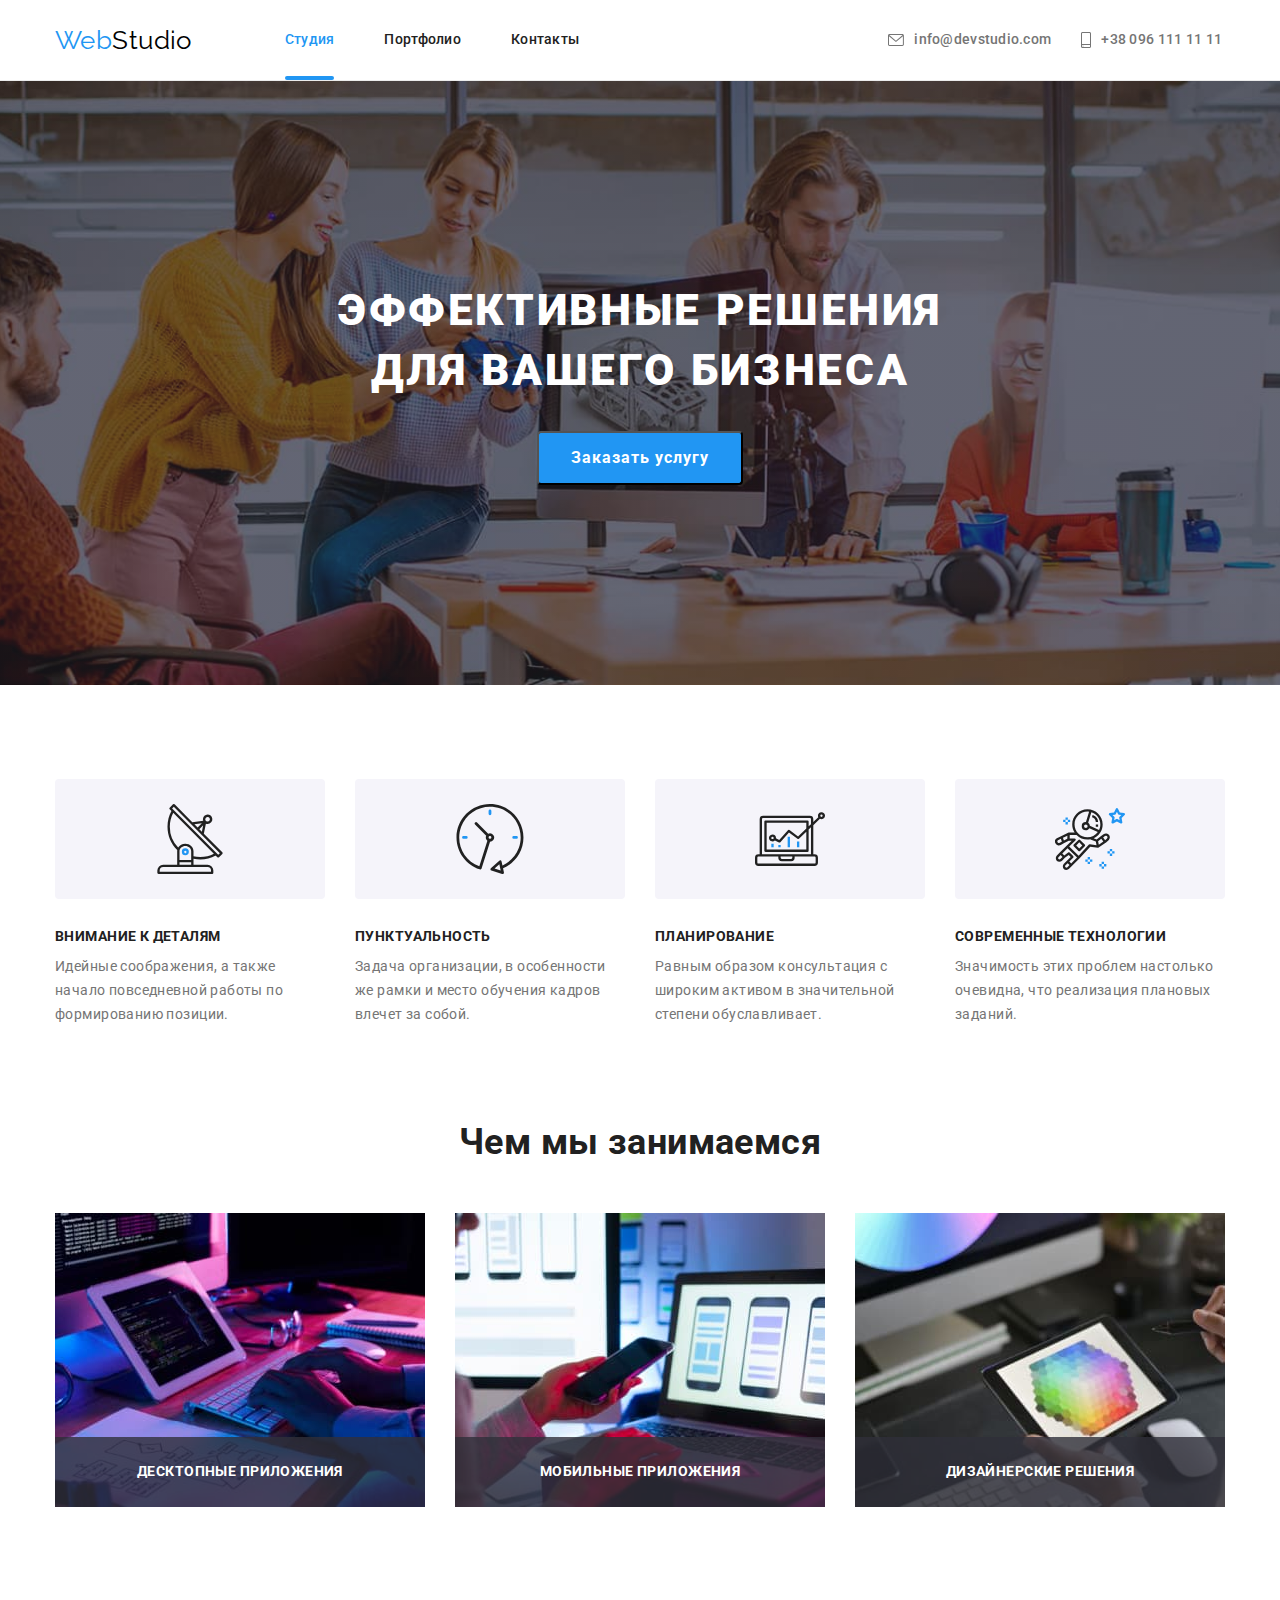
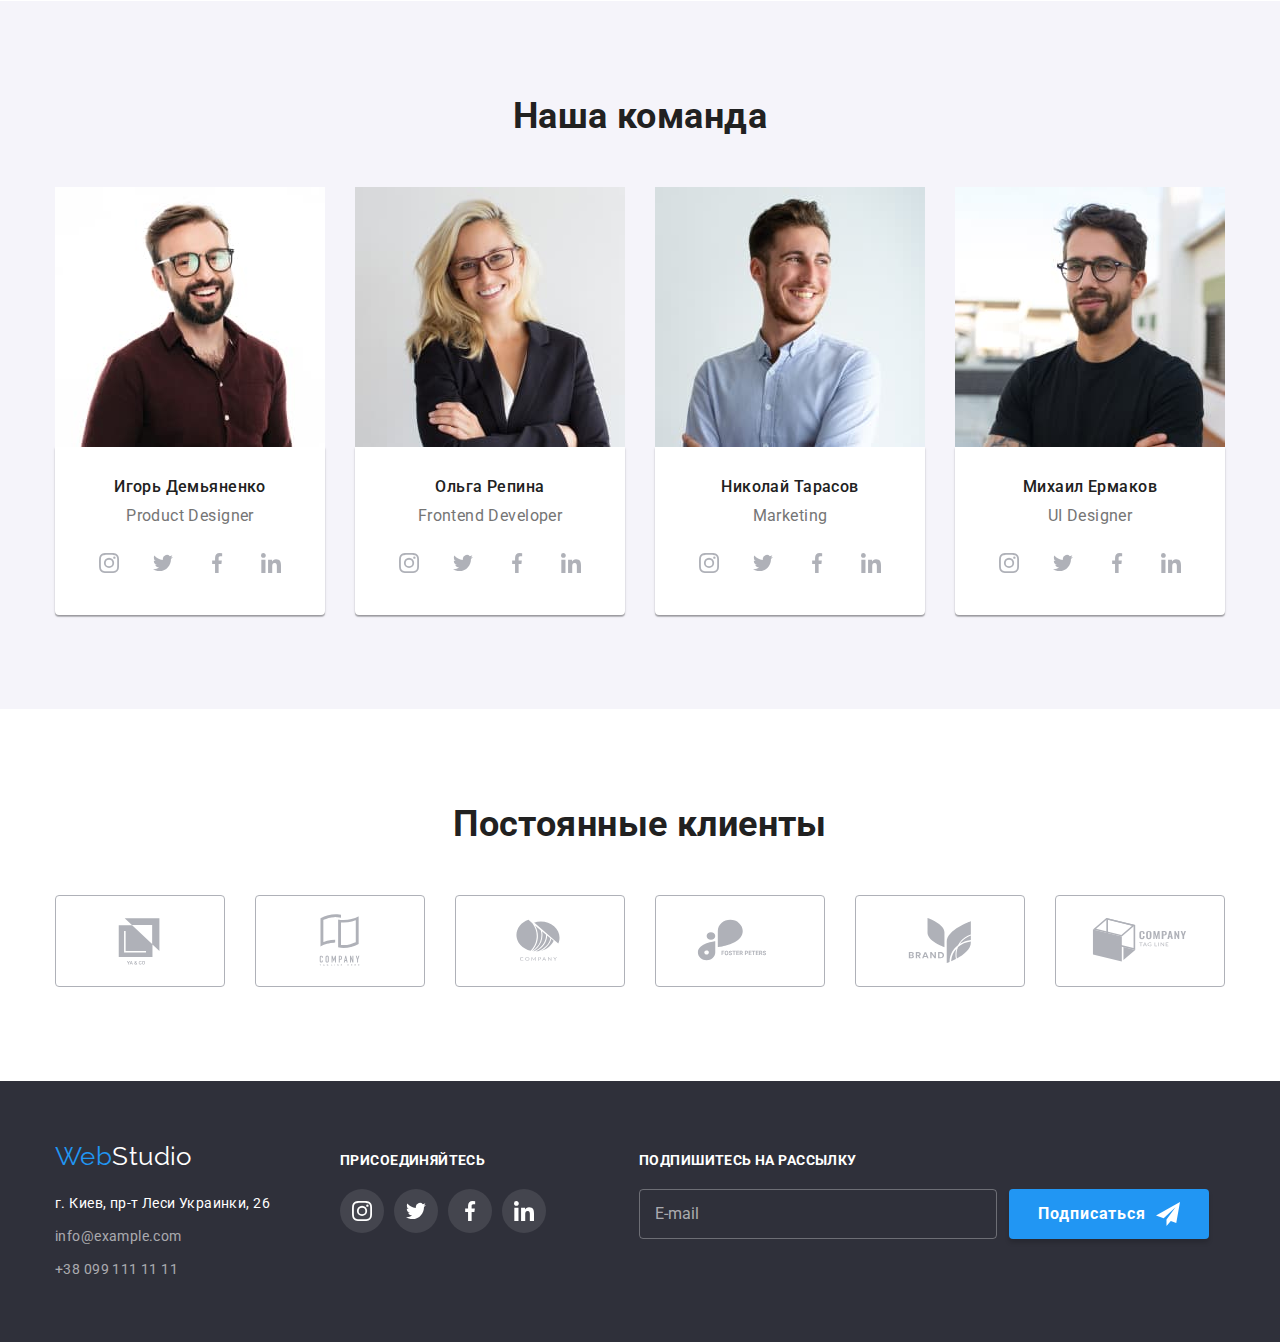
<file: index.html>
<!DOCTYPE html>
<html lang="ru">

<head>
    <meta charset="UTF-8">
    <meta http-equiv="X-UA-Compatible" content="IE=edge">
    <meta name="viewport" content="width=device-width, initial-scale=1.0">
    <title>Студія</title>
    <link rel="preconnect" href="https://fonts.googleapis.com">
    <link rel="preconnect" href="https://fonts.gstatic.com" crossorigin>
    <link
        href="https://fonts.googleapis.com/css2?family=Raleway:wght@700&family=Roboto:wght@400;500;700;900&display=swap"
        rel="stylesheet">
    <link rel="stylesheet"
        href="https://cdnjs.cloudflare.com/ajax/libs/modern-normalize/1.1.0/modern-normalize.min.css">
    <link rel="stylesheet" href="./css/main.min.css">

</head>

<body>
    <!-- Шапка сайта -->
    <header class="header">
        <div class="container header__container">
            <nav class="nav">
                <a href="./index.html" class="line">
                    <span class="logo logo--blue">Web</span><span class="logo logo--black">Studio</span>
                </a>
                <button type="button" class="nav__button is-open" aria-expanded="false" aria-controls="menu-container" data-menu-button>
                    <svg width="24" height="19" aria-label="Переключатель мобильного меню">
                        <use class="nav__menu-icon" href="./images/icons.svg#menu"></use>
                        <use class="nav__cross-icon" href="./images/icons.svg#cross"></use>
                    </svg>
                </button>
                <div class="menu-container" id="menu-container" data-menu>
                    <ul class="navigation list">
                        <li class="navigation__item">
                            <a href="./index.html" class="navigation__link navigation__link--current line">Студия</a>
                        </li>
                        <li class="navigation__item"><a href="./portfolio.html" class="navigation__link line">Портфолио</a>
                        </li>
                        <li class="navigation__item"><a href="" class="navigation__link line">Контакты</a></li>
                    </ul>
                    
                    <ul class="connect list ">
                        <li class="connect__item">
                            <a href="tel:+380961111111" class="connect__link--tel line">
                                +38 096 111 11 11
                            </a>
                        </li>
                        <li class="connect__item">
                            <a href="mailto:info@devstudio.com" class="connect__link line">
                                <svg class="connect__icon" width="16" height="12">
                                    <use href="./images/icons.svg#envelope"></use>
                                </svg>
                                info@devstudio.com
                            </a>
                        </li>
                        <li class="connect__item">
                            <a href="tel:+380961111111" class="connect__link connect__link--hidden line">
                                <svg class="connect__icon" width="10" height="16">
                                    <use href="./images/icons.svg#smartphone"></use>
                                </svg>
                                +38 096 111 11 11
                            </a>
                        </li>
                    </ul>
                    <ul class="social-list list">
                        <li class="social-list__item"><a class="social-list__link line" href="">Instagram</a></li>
                        <li class="social-list__item"><a class="social-list__link line" href="">Twitter</a></li>
                        <li class="social-list__item"><a class="social-list__link line" href="">Facebook</a></li>
                        <li class="social-list__item"><a class="social-list__link line" href="">LinkedIn</a></li>
                    </ul>
                </div>
            </nav>
        </div>
    </header>

    <!-- Уникальный контент сайта -->
    <main>
        <!-- Герой -->
        <section class="hero">
            <div class="container">
                <h1 class="hero__title">Эффективные решения для вашего бизнеса</h1>
                <button class="hero__button" type="button" data-modal-open>Заказать услугу</button>
            </div>
        </section>

        <!-- Особенности -->
        <section class="section">
            <div class="container">
                <h2 hidden class="section__title">Особенности</h2>
                <ul class="feature-list list">
                    <li class="feature-list__item">
                        <div class="feature-list__thumb">
                            <svg class="feature-list__icon">
                                <use href="./images/icons.svg#antenna"></use>
                            </svg>
                        </div>
                        <h3 class="feature-list__title">Внимание к деталям</h3>
                        <p class="feature-list__text">Идейные соображения, а также начало повседневной работы по
                            формированию позиции.</p>
                    </li>
                    <li class="feature-list__item">
                        <div class="feature-list__thumb">
                            <svg class="feature-list__icon">
                                <use href="./images/icons.svg#clock"></use>
                            </svg>
                        </div>
                        <h3 class="feature-list__title">Пунктуальность</h3>
                        <p class="feature-list__text">Задача организации, в особенности же рамки и место обучения кадров
                            влечет за собой.</p>
                    </li>
                    <li class="feature-list__item">
                        <div class="feature-list__thumb">
                            <svg class="feature-list__icon">
                                <use href="./images/icons.svg#diagram"></use>
                            </svg>
                        </div>
                        <h3 class="feature-list__title">Планирование</h3>
                        <p class="feature-list__text">Равным образом консультация с широким активом в значительной
                            степени обуславливает.</p>
                    </li>
                    <li class="feature-list__item">
                        <div class="feature-list__thumb">
                            <svg class="feature-list__icon">
                                <use href="./images/icons.svg#astronaut"></use>
                            </svg>
                        </div>
                        <h3 class="feature-list__title">Современные технологии</h3>
                        <p class="feature-list__text">Значимость этих проблем настолько очевидна, что реализация
                            плановых заданий.</p>
                    </li>
                </ul>
            </div>
        </section>

        <!-- Чем мы занимаемся -->
        <section class="section">
            <div class="container">
                <h2 class="section__title">Чем мы занимаемся</h2>
                <ul class="our-job list">
                    <li class="our-job__item">
                        <picture>
                            <source
                                srcset="
                                    ./images/desktop/img0.1-desktop.jpg 1x,
                                    ./images/desktop/img0.1-desktop@2x.jpg 2x
                                "
                                media="(min-width: 1200px)"
                            />
                            <img src="./images/desktop/img0.1-desktop.jpg" alt="Десктопные приложения" width="370">
                        </picture>
                        <h3 class="our-job__title">Десктопные приложения</h3>
                    </li>
                    <li class="our-job__item">
                        <picture>
                            <source
                                srcset="
                                    ./images/desktop/img0.2-desktop.jpg 1x,
                                    ./images/desktop/img0.2-desktop@2x.jpg 2x
                                "
                                media="(min-width: 1200px)"
                            />
                            <img src="./images/desktop/img0.2-desktop.jpg" alt="Мобильные приложения" width="370">
                        </picture>
                        <h3 class="our-job__title">Мобильные приложения</h3>
                    </li>
                    <li class="our-job__item">
                        <picture>
                            <source
                                srcset="
                                    ./images/desktop/img0.3-desktop.jpg 1x,
                                    ./images/desktop/img0.3-desktop@2x.jpg 2x
                                "
                                media="(min-width: 1200px)"
                            />
                            <img src="./images/desktop/img0.3-desktop.jpg" alt="Дизайнерские решения" width="370">
                        </picture>
                        <h3 class="our-job__title">Дизайнерские решения</h3>
                    </li>
                </ul>
            </div>
        </section>

        <!-- Наша команда -->
        <section class="section team">
            <div class="container">
                <h2 class="section__title">Наша команда</h2>
                <ul class="team-list list">
                    <li class="team-list__item">
                        <picture>
                            <source
                                srcset="
                                    ./images/desktop/img1-desktop.jpg 1x,
                                    ./images/desktop/img1-desktop@2x.jpg 2x
                                "
                                media="(min-width: 1200px)"
                            />
                            <source
                                srcset="
                                    ./images/tablet/img1-tablet.jpg 1x,
                                    ./images/tablet/img1-tablet@2x.jpg 2x
                                "
                                media="(min-width: 768px)"
                            />
                            <source
                                srcset="
                                    ./images/mobile/img1-mobile.jpg 1x,
                                    ./images/mobile/img1-mobile@2x.jpg 2x
                                "
                                media="(min-width: 320px)"
                            />
                            <img src="./images/mobile/img1-mobile.jpg" alt="Фото члена команды" width="270">
                        </picture>
                        <div class="info">
                            <h3 class="info__title">Игорь Демьяненко</h3>
                            <p class="info__text">Product Designer</p>
                            <ul class="social-links list">
                                <li class="social-links__item">
                                    <a href="" class="social-links__link">
                                        <svg class="social-links__icon">
                                            <use href="./images/icons.svg#instagram"></use>
                                        </svg>
                                    </a>
                                </li>
                                <li class="social-links__item">
                                    <a href="" class="social-links__link">
                                        <svg class="social-links__icon">
                                            <use href="./images/icons.svg#twitter"></use>
                                        </svg>
                                    </a>
                                </li>
                                <li class="social-links__item">
                                    <a href="" class="social-links__link">
                                        <svg class="social-links__icon">
                                            <use href="./images/icons.svg#facebook"></use>
                                        </svg>
                                    </a>
                                </li>
                                <li class="social-links__item">
                                    <a href="" class="social-links__link">
                                        <svg class="social-links__icon">
                                            <use href="./images/icons.svg#linkedin"></use>
                                        </svg>
                                    </a>
                                </li>
                            </ul>
                        </div>
                    </li>
                    <li class="team-list__item">
                        <picture>
                            <source
                                srcset="
                                    ./images/desktop/img2-desktop.jpg 1x,
                                    ./images/desktop/img2-desktop@2x.jpg 2x
                                "
                                media="(min-width: 1200px)"
                            />
                            <source
                                srcset="
                                    ./images/tablet/img2-tablet.jpg 1x,
                                    ./images/tablet/img2-tablet@2x.jpg 2x
                                "
                                media="(min-width: 768px)"
                            />
                            <source
                                srcset="
                                    ./images/mobile/img2-mobile.jpg 1x,
                                    ./images/mobile/img2-mobile@2x.jpg 2x
                                "
                                media="(min-width: 320px)"
                            />
                            <img src="./images/mobile/img2-mobile.jpg" alt="Фото члена команды" width="270">
                        </picture>
                        <div class="info">
                            <h3 class="info__title">Ольга Репина</h3>
                            <p class="info__text">Frontend Developer</p>
                            <ul class="social-links list">
                                <li class="social-links__item">
                                    <a href="" class="social-links__link">
                                        <svg class="social-links__icon">
                                            <use href="./images/icons.svg#instagram"></use>
                                        </svg>
                                    </a>
                                </li>
                                <li class="social-links__item">
                                    <a href="" class="social-links__link">
                                        <svg class="social-links__icon">
                                            <use href="./images/icons.svg#twitter"></use>
                                        </svg>
                                    </a>
                                </li>
                                <li class="social-links__item">
                                    <a href="" class="social-links__link">
                                        <svg class="social-links__icon">
                                            <use href="./images/icons.svg#facebook"></use>
                                        </svg>
                                    </a>
                                </li>
                                <li class="social-links__item">
                                    <a href="" class="social-links__link">
                                        <svg class="social-links__icon">
                                            <use href="./images/icons.svg#linkedin"></use>
                                        </svg>
                                    </a>
                                </li>
                            </ul>
                        </div>
                    </li>
                    <li class="team-list__item">
                        <picture>
                            <source
                                srcset="
                                    ./images/desktop/img3-desktop.jpg 1x,
                                    ./images/desktop/img3-desktop@2x.jpg 2x
                                "
                                media="(min-width: 1200px)"
                            />
                            <source
                                srcset="
                                    ./images/tablet/img3-tablet.jpg 1x,
                                    ./images/tablet/img3-tablet@2x.jpg 2x
                                "
                                media="(min-width: 768px)"
                            />
                            <source
                                srcset="
                                    ./images/mobile/img3-mobile.jpg 1x,
                                    ./images/mobile/img3-mobile@2x.jpg 2x
                                "
                                media="(min-width: 320px)"
                            />
                            <img src="./images/mobile/img3-mobile.jpg" alt="Фото члена команды" width="270">
                        </picture>
                        <div class="info">
                            <h3 class="info__title">Николай Тарасов</h3>
                            <p class="info__text">Marketing</p>
                            <ul class="social-links list">
                                <li class="social-links__item">
                                    <a href="" class="social-links__link">
                                        <svg class="social-links__icon">
                                            <use href="./images/icons.svg#instagram"></use>
                                        </svg>
                                    </a>
                                </li>
                                <li class="social-links__item">
                                    <a href="" class="social-links__link">
                                        <svg class="social-links__icon">
                                            <use href="./images/icons.svg#twitter"></use>
                                        </svg>
                                    </a>
                                </li>
                                <li class="social-links__item">
                                    <a href="" class="social-links__link">
                                        <svg class="social-links__icon">
                                            <use href="./images/icons.svg#facebook"></use>
                                        </svg>
                                    </a>
                                </li>
                                <li class="social-links__item">
                                    <a href="" class="social-links__link">
                                        <svg class="social-links__icon">
                                            <use href="./images/icons.svg#linkedin"></use>
                                        </svg>
                                    </a>
                                </li>
                            </ul>
                        </div>
                    </li>
                    <li class="team-list__item">
                        <picture>
                            <source
                                srcset="
                                    ./images/desktop/img4-desktop.jpg 1x,
                                    ./images/desktop/img4-desktop@2x.jpg 2x
                                "
                                media="(min-width: 1200px)"
                            />
                            <source
                                srcset="
                                    ./images/tablet/img4-tablet.jpg 1x,
                                    ./images/tablet/img4-tablet@2x.jpg 2x
                                "
                                media="(min-width: 768px)"
                            />
                            <source
                                srcset="
                                    ./images/mobile/img4-mobile.jpg 1x,
                                    ./images/mobile/img4-mobile@2x.jpg 2x
                                "
                                media="(min-width: 320px)"
                            />
                            <img src="./images/mobile/img4-mobile.jpg" alt="Фото члена команды" width="270">
                        </picture>
                        <div class="info">
                            <h3 class="info__title">Михаил Ермаков</h3>
                            <p class="info__text">UI Designer</p>
                            <ul class="social-links list">
                                <li class="social-links__item">
                                    <a href="" class="social-links__link">
                                        <svg class="social-links__icon">
                                            <use href="./images/icons.svg#instagram"></use>
                                        </svg>
                                    </a>
                                </li>
                                <li class="social-links__item">
                                    <a href="" class="social-links__link">
                                        <svg class="social-links__icon">
                                            <use href="./images/icons.svg#twitter"></use>
                                        </svg>
                                    </a>
                                </li>
                                <li class="social-links__item">
                                    <a href="" class="social-links__link">
                                        <svg class="social-links__icon">
                                            <use href="./images/icons.svg#facebook"></use>
                                        </svg>
                                    </a>
                                </li>
                                <li class="social-links__item">
                                    <a href="" class="social-links__link">
                                        <svg class="social-links__icon">
                                            <use href="./images/icons.svg#linkedin"></use>
                                        </svg>
                                    </a>
                                </li>
                            </ul>
                        </div>
                    </li>
                </ul>
            </div>
        </section>

        <!-- Постоянные клиенты -->
        <section class="section">
            <div class="container">
                <h2 class="section__title">Постоянные клиенты</h2>
                <ul class="clients-list list">
                    <li class="clients-list__item">
                        <a href="" class="clients-list__link">
                            <svg class="clients-list__icon">
                                <use href="./images/icons.svg#logo1"></use>
                            </svg>
                        </a>
                    </li>
                    <li class="clients-list__item">
                        <a href="" class="clients-list__link">
                            <svg class="clients-list__icon">
                                <use href="./images/icons.svg#logo2"></use>
                            </svg>
                        </a>
                    </li>
                    <li class="clients-list__item">
                        <a href="" class="clients-list__link">
                            <svg class="clients-list__icon">
                                <use href="./images/icons.svg#logo3"></use>
                            </svg>
                        </a>
                    </li>
                    <li class="clients-list__item">
                        <a href="" class="clients-list__link">
                            <svg class="clients-list__icon">
                                <use href="./images/icons.svg#logo4"></use>
                            </svg>
                        </a>
                    </li>
                    <li class="clients-list__item">
                        <a href="" class="clients-list__link">
                            <svg class="clients-list__icon">
                                <use href="./images/icons.svg#logo5"></use>
                            </svg>
                        </a>
                    </li>
                    <li class="clients-list__item">
                        <a href="" class="clients-list__link">
                            <svg class="clients-list__icon">
                                <use href="./images/icons.svg#logo6"></use>
                            </svg>
                        </a>
                    </li>
                </ul>
            </div>
        </section>
    </main>

    <!-- Подвал сайта -->
    <footer class="footer">
        <div class="container container--flex">
            <div class="footer__thumb">
                <div>
                <a href="./index.html" class="logo-link line">
                    <span class="logo logo--blue">Web</span><span class="logo logo--white">Studio</span>
                </a>
                <address>
                    <ul class="contacts-list list">
                        <li class="contacts-list__address"><a class="contacts-list__link contacts-list__link--color line" href="">г. Киев, пр-т Леси Украинки, 26</a></li>
                        <li class="contacts-list__contact"><a class="contacts-list__link line" href="mailto:info@example.com">info@example.com</a></li>
                        <li class="contacts-list__contact"><a class="contacts-list__link line" href="tel:+380991111111">+38 099 111 11 11</a></li>
                    </ul>
                </address>
                </div>
                <div class="social">
                <h3 class="social__title">присоединяйтесь</h3>
                <ul class="soc-list list">
                    <li class="soc-list__item">
                        <a href="" class="soc-list__link">
                            <svg class="soc-list__icon">
                                <use href="./images/icons.svg#instagram"></use>
                            </svg>
                        </a>
                    </li>
                    <li class="soc-list__item">
                        <a href="" class="soc-list__link">
                            <svg class="soc-list__icon">
                                <use href="./images/icons.svg#twitter"></use>
                            </svg>
                        </a>
                    </li>
                    <li class="soc-list__item">
                        <a href="" class="soc-list__link">
                            <svg class="soc-list__icon">
                                <use href="./images/icons.svg#facebook"></use>
                            </svg>
                        </a>
                    </li>
                    <li class="soc-list__item">
                        <a href="" class="soc-list__link">
                            <svg class="soc-list__icon">
                                <use href="./images/icons.svg#linkedin"></use>
                            </svg>
                        </a>
                    </li>
                </ul>
                </div>
            </div>
            
            <form class="form">
                <label for="email" class="form__label">Подпишитесь на рассылку</label>
                <div class="form__field">
                    <input type="email" id="email" placeholder="E-mail" class="form__input">
                    <button type="submit" class="form__button">
                        Подписаться
                        <svg class="form__icon">
                            <use href="./images/icons.svg#icon-send"></use>
                        </svg>
                    </button>
                </div>
            </form>
        </div>
    </footer>

    <!-- Модальное окно -->
    <div class="backdrop is-hidden" data-modal>
        <div class="modal">
            <button class="modal__button" type="button" data-modal-close>
                <svg class="modal__icon">
                    <use href="./images/icons.svg#cross"></use>
                </svg>
            </button>
            <p class="modal__text">Оставьте свои данные, мы вам перезвоним</p>
            <form class="modal-form">
                <div class="modal-form__field">
                    <label for="name" class="modal-form__label">Имя</label>
                    <input type="text" id="name" name="name" class="modal-form__input">
                    <svg class="modal-form__icon">
                        <use href="./images/icons.svg#person"></use>
                    </svg>
                </div>
                <div class="modal-form__field">
                    <label for="tel" class="modal-form__label">Телефон</label>
                    <input type="tel" name="tel" id="tel" class="modal-form__input">
                    <svg class="modal-form__icon">
                        <use href="./images/icons.svg#phone"></use>
                    </svg>
                </div>
                <div class="modal-form__field">
                    <label for="mail" class="modal-form__label">Почта</label>
                    <input type="email" name="mail" id="mail" class="modal-form__input">
                    <svg class="modal-form__icon">
                        <use href="./images/icons.svg#email"></use>
                    </svg>
                </div>
                <div class="modal-form__field">
                    <label for="comment" class="modal-form__label">Комментарий</label>
                    <textarea name="comment" id="comment" placeholder="Введите текст" class="modal-form__textarea"></textarea>
                </div>
                <div class="form-policy">
                    <input type="checkbox" name="policy" id="policy" class="form-policy__input">
                    <label for="policy" class="form-policy__label">Соглашаюсь с рассылкой и принимаю <a href="" class="form-policy__link">Условия договора</a></label>
                    <span class="form-policy__checkbox">
                        <svg class="icon-check">
                            <use href="./images/icons.svg#check"></use>
                        </svg>
                    </span>
                </div>
                <button type="submit" class="modal-form__button">Отправить</button>
            </form>
        </div>
    </div>

    <script src="./js/mobile-menu.js"></script>
    <script src="./js/modal.js"></script>
</body>

</html>
</file>
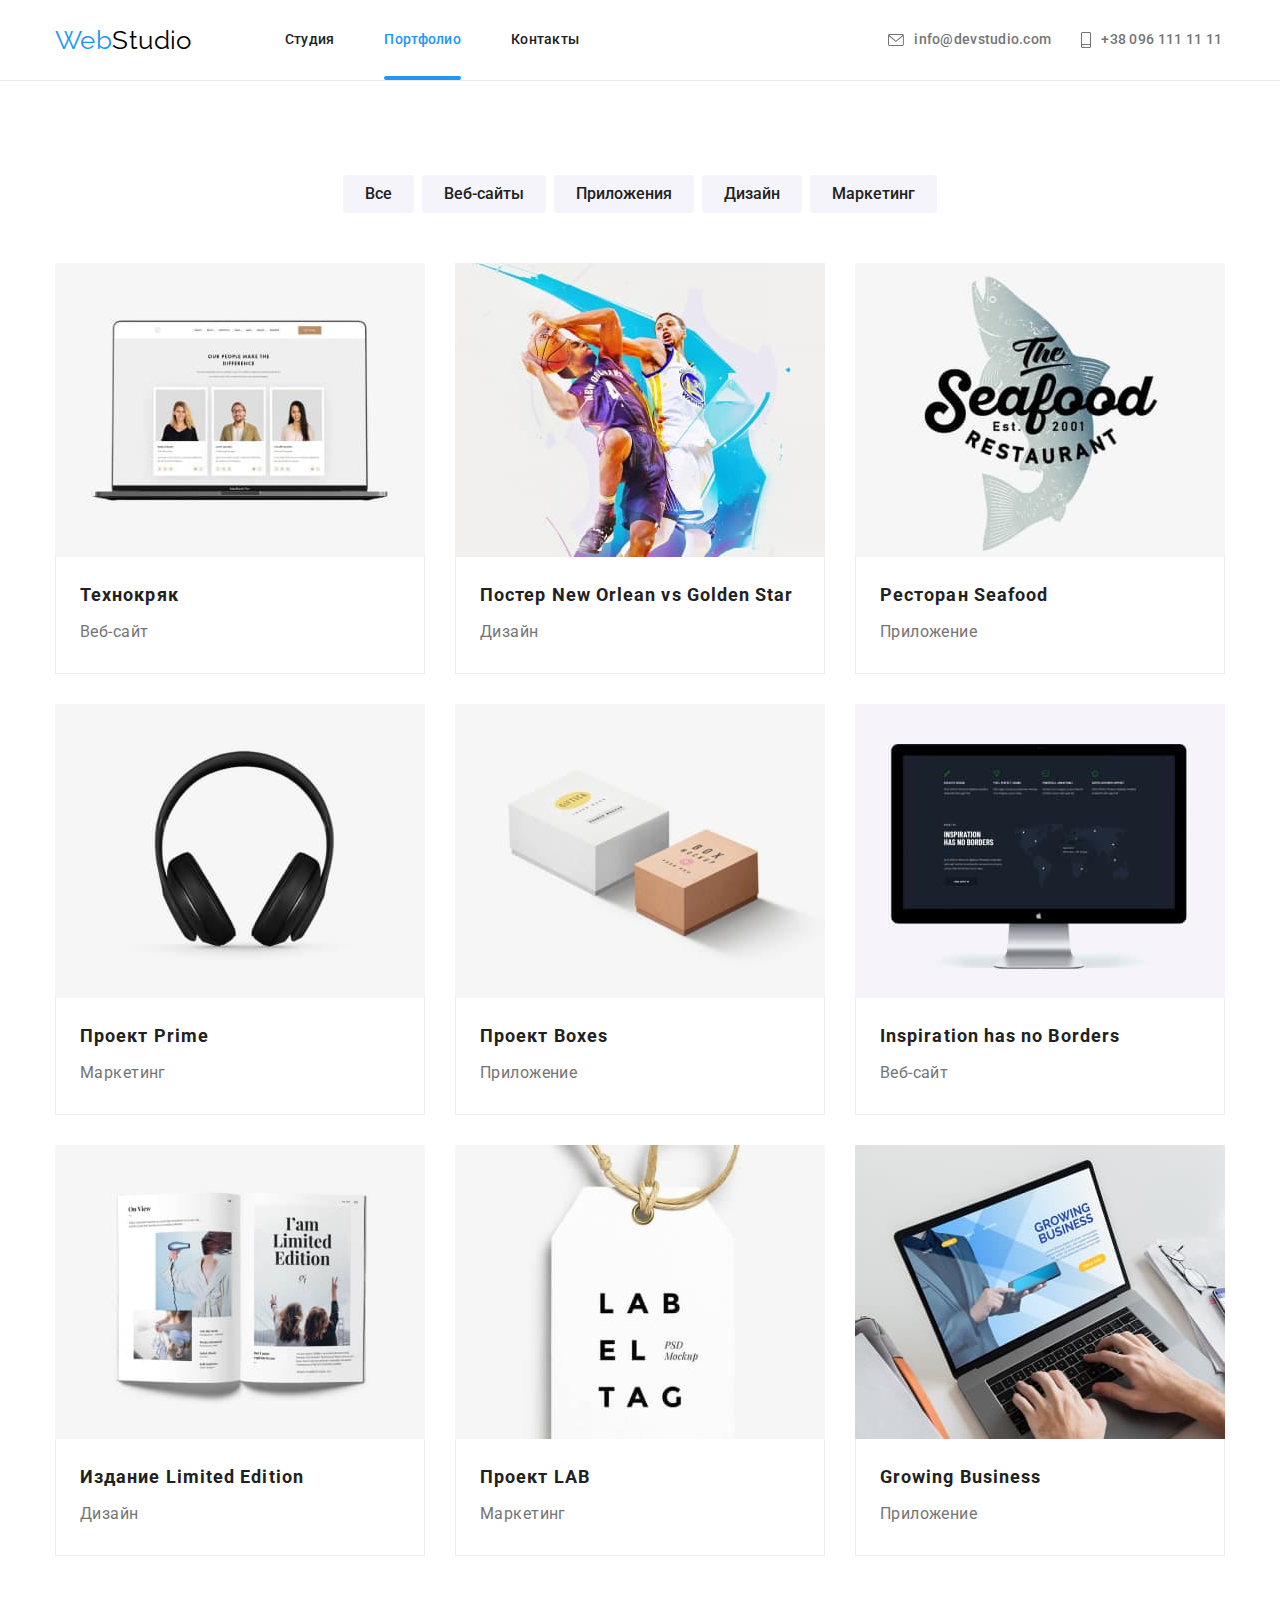
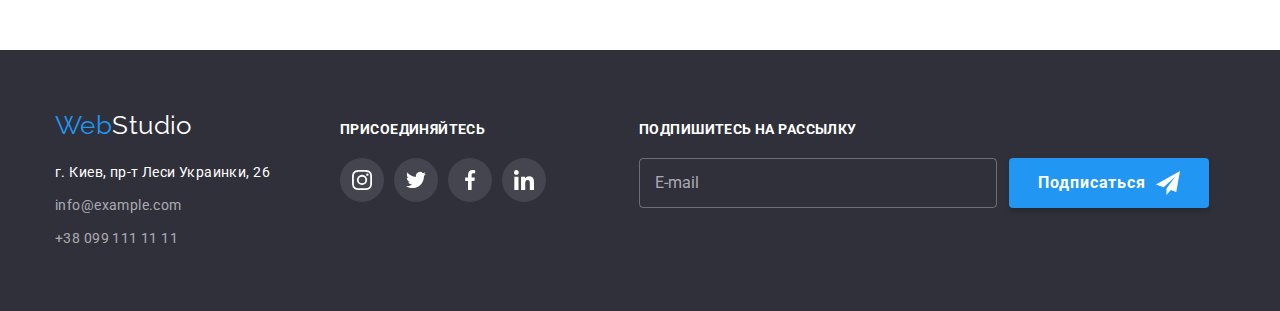
<file: portfolio.html>
<!DOCTYPE html>
<html lang="ru">

<head>
    <meta charset="UTF-8">
    <meta http-equiv="X-UA-Compatible" content="IE=edge">
    <meta name="viewport" content="width=device-width, initial-scale=1.0">
    <title>Портфоліо</title>
    <link rel="preconnect" href="https://fonts.googleapis.com">
    <link rel="preconnect" href="https://fonts.gstatic.com" crossorigin>
    <link
        href="https://fonts.googleapis.com/css2?family=Raleway:wght@700&family=Roboto:wght@400;500;700;900&display=swap"
        rel="stylesheet">
    <link rel="stylesheet"
        href="https://cdnjs.cloudflare.com/ajax/libs/modern-normalize/1.1.0/modern-normalize.min.css">
    <link rel="stylesheet" href="./css/main.min.css">

</head>

<body>
    <!-- Шапка сайта -->
    <header class="header">
        <div class="container header__container">
            <nav class="nav">
                <a href="./index.html" class="line">
                    <span class="logo logo--blue">Web</span><span class="logo logo--black">Studio</span>
                </a>
                <button type="button" class="nav__button is-open" aria-expanded="false" aria-controls="menu-container"
                    data-menu-button>
                    <svg width="24" height="19" aria-label="Переключатель мобильного меню">
                        <use class="nav__menu-icon" href="./images/icons.svg#menu"></use>
                        <use class="nav__cross-icon" href="./images/icons.svg#cross"></use>
                    </svg>
                </button>
                <div class="menu-container" id="menu-container" data-menu>
                    <ul class="navigation list">
                        <li class="navigation__item">
                            <a href="./index.html" class="navigation__link line">Студия</a>
                        </li>
                        <li class="navigation__item"><a href="./portfolio.html" class="navigation__link navigation__link--current line">Портфолио</a>
                        </li>
                        <li class="navigation__item"><a href="" class="navigation__link line">Контакты</a></li>
                    </ul>
    
                    <ul class="connect list ">
                        <li class="connect__item">
                            <a href="tel:+380961111111" class="connect__link--tel line">
                                +38 096 111 11 11
                            </a>
                        </li>
                        <li class="connect__item">
                            <a href="mailto:info@devstudio.com" class="connect__link line">
                                <svg class="connect__icon" width="16" height="12">
                                    <use href="./images/icons.svg#envelope"></use>
                                </svg>
                                info@devstudio.com
                            </a>
                        </li>
                        <li class="connect__item">
                            <a href="tel:+380961111111" class="connect__link connect__link--hidden line">
                                <svg class="connect__icon" width="10" height="16">
                                    <use href="./images/icons.svg#smartphone"></use>
                                </svg>
                                +38 096 111 11 11
                            </a>
                        </li>
                    </ul>
                    <ul class="social-list list">
                        <li class="social-list__item"><a class="social-list__link line" href="">Instagram</a></li>
                        <li class="social-list__item"><a class="social-list__link line" href="">Twitter</a></li>
                        <li class="social-list__item"><a class="social-list__link line" href="">Facebook</a></li>
                        <li class="social-list__item"><a class="social-list__link line" href="">LinkedIn</a></li>
                    </ul>
                </div>
            </nav>
        </div>
    </header>



    <!-- Уникальный контент сайта -->
    <main>
        <section class="portfolio-section">
            <div class="container">
                <h1 hidden>Наши работы</h1>
                <ul class="buttons-list list">
                    <li class="buttons-list__item"><button class="buttons-list__button" type="button">Все</button></li>
                    <li class="buttons-list__item"><button class="buttons-list__button" type="button">Веб-сайты</button></li>
                    <li class="buttons-list__item"><button class="buttons-list__button" type="button">Приложения</button></li>
                    <li class="buttons-list__item"><button class="buttons-list__button" type="button">Дизайн</button></li>
                    <li class="buttons-list__item"><button class="buttons-list__button" type="button">Маркетинг</button></li>
                </ul>
                <ul class="our-works list">
                    <li class="our-works__item">
                        <a class="our-works__link line" href="">
                            <div class="our-works__card">
                                <div class="our-works__thumb">
                                    <picture>
                                        <source
                                            srcset="
                                                ./images/desktop/imag1-desktop.jpg 1x,
                                                ./images/desktop/imag1-desktop@2x.jpg 2x
                                            "
                                            media="(min-width: 1200px)"
                                        />
                                        <source
                                            srcset="
                                                ./images/tablet/imag1-tablet.jpg 1x,
                                                ./images/tablet/imag1-tablet@2x.jpg 2x
                                            "
                                            media="(min-width: 768px)"
                                        />
                                        <source
                                            srcset="
                                                ./images/mobile/imag1-mobile.jpg 1x,
                                                ./images/mobile/imag1-mobile@2x.jpg 2x
                                            "
                                            media="(min-width: 320px)"
                                        />
                                        <img src="./images/mobile/imag1-mobile.jpg" alt="" width="270">
                                    </picture>
                                    <p class="our-works__text">Ресурс предлагает комплексные предложения с разным уровнем
                                        функционала и сервисов. Все это позволит
                                        посетителю получить исчерпывающие сведения о компании или частном лице.</p>
                                </div>
                                <div class="our-works__description">
                                    <h2 class="our-works__titles">Технокряк</h2>
                                    <p class="our-works__paragraph">Веб-сайт</p>
                                </div>
                            </div>
                        </a>
                    </li>
                    <li class="our-works__item">
                        <a class="our-works__link line" href="">
                            <div class="our-works__card">
                                <div class="our-works__thumb">
                                    <picture>
                                        <source
                                            srcset="
                                                ./images/desktop/imag2-desktop.jpg 1x,
                                                ./images/desktop/imag2-desktop@2x.jpg 2x
                                            "
                                            media="(min-width: 1200px)"
                                        />
                                        <source
                                            srcset="
                                                ./images/tablet/imag2-tablet.jpg 1x,
                                                ./images/tablet/imag2-tablet@2x.jpg 2x
                                            "
                                            media="(min-width: 768px)"
                                        />
                                        <source
                                            srcset="
                                                ./images/mobile/imag2-mobile.jpg 1x,
                                                ./images/mobile/imag2-mobile@2x.jpg 2x
                                            "
                                            media="(min-width: 320px)"
                                        />
                                        <img src="./images/mobile/imag2-mobile.jpg" alt="" width="270">
                                    </picture>
                                    <p class="our-works__text">Ресурс предлагает комплексные предложения с разным уровнем
                                        функционала и сервисов. Все это позволит
                                        посетителю получить исчерпывающие сведения о компании или частном лице.</p>
                                </div>
                                <div class="our-works__description">
                                    <h2 class="our-works__titles">Постер New Orlean vs Golden Star</h2>
                                    <p class="our-works__paragraph">Дизайн</p>
                                </div>
                            </div>
                        </a>
                    </li>
                    <li class="our-works__item">
                        <a class="our-works__link line" href="">
                            <div class="our-works__card">
                                <div class="our-works__thumb">
                                    <picture>
                                        <source
                                            srcset="
                                                ./images/desktop/imag3-desktop.jpg 1x,
                                                ./images/desktop/imag3-desktop@2x.jpg 2x
                                            "
                                            media="(min-width: 1200px)"
                                        />
                                        <source
                                            srcset="
                                                ./images/tablet/imag3-tablet.jpg 1x,
                                                ./images/tablet/imag3-tablet@2x.jpg 2x
                                            "
                                            media="(min-width: 768px)"
                                        />
                                        <source
                                            srcset="
                                                ./images/mobile/imag3-mobile.jpg 1x,
                                                ./images/mobile/imag3-mobile@2x.jpg 2x
                                            "
                                            media="(min-width: 320px)"
                                        />
                                        <img src="./images/mobile/imag3-mobile.jpg" alt="" width="270">
                                    </picture>
                                    <p class="our-works__text">Ресурс предлагает комплексные предложения с разным уровнем
                                        функционала и сервисов. Все это позволит
                                        посетителю получить исчерпывающие сведения о компании или частном лице.</p>
                                </div>
                                <div class="our-works__description">
                                    <h2 class="our-works__titles">Ресторан Seafood</h2>
                                    <p class="our-works__paragraph">Приложение</p>
                                </div>
                            </div>
                        </a>
                    </li>
                    <li class="our-works__item">
                        <a class="our-works__link line" href="">
                            <div class="our-works__card">
                                <div class="our-works__thumb">
                                    <picture>
                                        <source
                                            srcset="
                                                ./images/desktop/imag4-desktop.jpg 1x,
                                                ./images/desktop/imag4-desktop@2x.jpg 2x
                                            "
                                            media="(min-width: 1200px)"
                                        />
                                        <source
                                            srcset="
                                                ./images/tablet/imag4-tablet.jpg 1x,
                                                ./images/tablet/imag4-tablet@2x.jpg 2x
                                            "
                                            media="(min-width: 768px)"
                                        />
                                        <source
                                            srcset="
                                                ./images/mobile/imag4-mobile.jpg 1x,
                                                ./images/mobile/imag4-mobile@2x.jpg 2x
                                            "
                                            media="(min-width: 320px)"
                                        />
                                        <img src="./images/mobile/imag4-mobile.jpg" alt="" width="270">
                                    </picture>
                                    <p class="our-works__text">Ресурс предлагает комплексные предложения с разным уровнем
                                        функционала и сервисов. Все это позволит
                                        посетителю получить исчерпывающие сведения о компании или частном лице.</p>
                                </div>
                                <div class="our-works__description">
                                    <h2 class="our-works__titles">Проект Prime</h2>
                                    <p class="our-works__paragraph">Маркетинг</p>
                                </div>
                            </div>
                        </a>
                    </li>
                    <li class="our-works__item">
                        <a class="our-works__link line" href="">
                            <div class="our-works__card">
                                <div class="our-works__thumb">
                                    <picture>
                                        <source
                                            srcset="
                                                ./images/desktop/imag5-desktop.jpg 1x,
                                                ./images/desktop/imag5-desktop@2x.jpg 2x
                                            "
                                            media="(min-width: 1200px)"
                                        />
                                        <source
                                            srcset="
                                                ./images/tablet/imag5-tablet.jpg 1x,
                                                ./images/tablet/imag5-tablet@2x.jpg 2x
                                            "
                                            media="(min-width: 768px)"
                                        />
                                        <source
                                            srcset="
                                                ./images/mobile/imag5-mobile.jpg 1x,
                                                ./images/mobile/imag5-mobile@2x.jpg 2x
                                            "
                                            media="(min-width: 320px)"
                                        />
                                        <img src="./images/mobile/imag5-mobile.jpg" alt="" width="270">
                                    </picture>
                                    <p class="our-works__text">Ресурс предлагает комплексные предложения с разным уровнем
                                        функционала и сервисов. Все это позволит
                                        посетителю получить исчерпывающие сведения о компании или частном лице.</p>
                                </div>
                                <div class="our-works__description">
                                    <h2 class="our-works__titles">Проект Boxes</h2>
                                    <p class="our-works__paragraph">Приложение</p>
                                </div>
                            </div>
                        </a>
                    </li>
                    <li class="our-works__item">
                        <a class="our-works__link line" href="">
                            <div class="our-works__card">
                                <div class="our-works__thumb">
                                    <picture>
                                        <source
                                            srcset="
                                                ./images/desktop/imag6-desktop.jpg 1x,
                                                ./images/desktop/imag6-desktop@2x.jpg 2x
                                            "
                                            media="(min-width: 1200px)"
                                        />
                                        <source
                                            srcset="
                                                ./images/tablet/imag6-tablet.jpg 1x,
                                                ./images/tablet/imag6-tablet@2x.jpg 2x
                                            "
                                            media="(min-width: 768px)"
                                        />
                                        <source
                                            srcset="
                                                ./images/mobile/imag6-mobile.jpg 1x,
                                                ./images/mobile/imag6-mobile@2x.jpg 2x
                                            "
                                            media="(min-width: 320px)"
                                        />
                                        <img src="./images/mobile/imag6-mobile.jpg" alt="" width="270">
                                    </picture>
                                    <p class="our-works__text">Ресурс предлагает комплексные предложения с разным уровнем
                                        функционала и сервисов. Все это позволит
                                        посетителю получить исчерпывающие сведения о компании или частном лице.</p>
                                </div>
                                <div class="our-works__description">
                                    <h2 class="our-works__titles">Inspiration has no Borders</h2>
                                    <p class="our-works__paragraph">Веб-сайт</p>
                                </div>
                            </div>
                        </a>
                    </li>
                    <li class="our-works__item">
                        <a class="our-works__link line" href="">
                            <div class="our-works__card">
                                <div class="our-works__thumb">
                                    <picture>
                                        <source
                                            srcset="
                                                ./images/desktop/imag7-desktop.jpg 1x,
                                                ./images/desktop/imag7-desktop@2x.jpg 2x
                                            "
                                            media="(min-width: 1200px)"
                                        />
                                        <source
                                            srcset="
                                                ./images/tablet/imag7-tablet.jpg 1x,
                                                ./images/tablet/imag7-tablet@2x.jpg 2x
                                            "
                                            media="(min-width: 768px)"
                                        />
                                        <source
                                            srcset="
                                                ./images/mobile/imag7-mobile.jpg 1x,
                                                ./images/mobile/imag7-mobile@2x.jpg 2x
                                            "
                                            media="(min-width: 320px)"
                                        />
                                        <img src="./images/mobile/imag7-mobile.jpg" alt="" width="270">
                                    </picture>
                                    <p class="our-works__text">Ресурс предлагает комплексные предложения с разным уровнем
                                        функционала и сервисов. Все это позволит
                                        посетителю получить исчерпывающие сведения о компании или частном лице.</p>
                                </div>
                                <div class="our-works__description">
                                    <h2 class="our-works__titles">Издание Limited Edition</h2>
                                    <p class="our-works__paragraph">Дизайн</p>
                                </div>
                            </div>
                        </a>
                    </li>
                    <li class="our-works__item">
                        <a class="our-works__link line" href="">
                            <div class="our-works__card">
                                <div class="our-works__thumb">
                                    <picture>
                                        <source
                                            srcset="
                                                ./images/desktop/imag8-desktop.jpg 1x,
                                                ./images/desktop/imag8-desktop@2x.jpg 2x
                                            "
                                            media="(min-width: 1200px)"
                                        />
                                        <source
                                            srcset="
                                                ./images/tablet/imag8-tablet.jpg 1x,
                                                ./images/tablet/imag8-tablet@2x.jpg 2x
                                            "
                                            media="(min-width: 768px)"
                                        />
                                        <source
                                            srcset="
                                                ./images/mobile/imag8-mobile.jpg 1x,
                                                ./images/mobile/imag8-mobile@2x.jpg 2x
                                            "
                                            media="(min-width: 320px)"
                                        />
                                        <img src="./images/mobile/imag8-mobile.jpg" alt="Фото члена команды" width="270">
                                    </picture>
                                    <p class="our-works__text">Ресурс предлагает комплексные предложения с разным уровнем
                                        функционала и сервисов. Все это позволит
                                        посетителю получить исчерпывающие сведения о компании или частном лице.</p>
                                </div>
                                <div class="our-works__description">
                                    <h2 class="our-works__titles">Проект LAB</h2>
                                    <p class="our-works__paragraph">Маркетинг</p>
                                </div>
                            </div>
                        </a>
                    </li>
                    <li class="our-works__item">
                        <a class="our-works__link line" href="">
                            <div class="our-works__card">
                                <div class="our-works__thumb">
                                    <picture>
                                        <source
                                            srcset="
                                                ./images/desktop/imag9-desktop.jpg 1x,
                                                ./images/desktop/imag9-desktop@2x.jpg 2x
                                            "
                                            media="(min-width: 1200px)"
                                        />
                                        <source
                                            srcset="
                                                ./images/tablet/imag9-tablet.jpg 1x,
                                                ./images/tablet/imag9-tablet@2x.jpg 2x
                                            "
                                            media="(min-width: 768px)"
                                        />
                                        <source
                                            srcset="
                                                ./images/mobile/imag9-mobile.jpg 1x,
                                                ./images/mobile/imag9-mobile@2x.jpg 2x
                                            "
                                            media="(min-width: 320px)"
                                        />
                                        <img src="./images/mobile/imag9-mobile.jpg" alt="" width="270">
                                    </picture>
                                    <p class="our-works__text">Ресурс предлагает комплексные предложения с разным уровнем
                                        функционала и сервисов. Все это позволит
                                        посетителю получить исчерпывающие сведения о компании или частном лице.</p>
                                </div>
                                <div class="our-works__description">
                                    <h2 class="our-works__titles">Growing Business</h2>
                                    <p class="our-works__paragraph">Приложение</p>
                                </div>
                            </div>
                        </a>
                    </li>
                </ul>
            </div>
        </section>
    </main>

    <!-- Подвал сайта -->
    <footer class="footer">
        <div class="container container--flex">
            <div class="footer__thumb">
                <div>
                    <a href="./index.html" class="logo-link line">
                        <span class="logo logo--blue">Web</span><span class="logo logo--white">Studio</span>
                    </a>
                    <address>
                        <ul class="contacts-list list">
                            <li class="contacts-list__address"><a
                                    class="contacts-list__link contacts-list__link--color line" href="">г. Киев, пр-т Леси
                                    Украинки, 26</a></li>
                            <li class="contacts-list__contact"><a class="contacts-list__link line"
                                    href="mailto:info@example.com">info@example.com</a></li>
                            <li class="contacts-list__contact"><a class="contacts-list__link line"
                                    href="tel:+380991111111">+38 099 111 11 11</a></li>
                        </ul>
                    </address>
                </div>
                <div class="social">
                    <h3 class="social__title">присоединяйтесь</h3>
                    <ul class="soc-list list">
                        <li class="soc-list__item">
                            <a href="" class="soc-list__link">
                                <svg class="soc-list__icon">
                                    <use href="./images/icons.svg#instagram"></use>
                                </svg>
                            </a>
                        </li>
                        <li class="soc-list__item">
                            <a href="" class="soc-list__link">
                                <svg class="soc-list__icon">
                                    <use href="./images/icons.svg#twitter"></use>
                                </svg>
                            </a>
                        </li>
                        <li class="soc-list__item">
                            <a href="" class="soc-list__link">
                                <svg class="soc-list__icon">
                                    <use href="./images/icons.svg#facebook"></use>
                                </svg>
                            </a>
                        </li>
                        <li class="soc-list__item">
                            <a href="" class="soc-list__link">
                                <svg class="soc-list__icon">
                                    <use href="./images/icons.svg#linkedin"></use>
                                </svg>
                            </a>
                        </li>
                    </ul>
                </div>
            </div>
    
            <form class="form">
                <label for="email" class="form__label">Подпишитесь на рассылку</label>
                <div class="form__field">
                    <input type="email" id="email" placeholder="E-mail" class="form__input">
                    <button type="submit" class="form__button">
                        Подписаться
                        <svg class="form__icon">
                            <use href="./images/icons.svg#icon-send"></use>
                        </svg>
                    </button>
                </div>
            </form>
        </div>
    </footer>

    <script src="./js/mobile-menu.js"></script>
</body>

</html>
</file>
<file: css/main.min.css>
:root{--primary-text-color: #757575;--title-text-color: #212121;--accent-color: #2196F3;--primary-white-color: #ffffff;--secondary-background-color: #2F303A}html{box-sizing:border-box}*,*::before,*::after{box-sizing:inherit}h1,h2,h3,h4,h5,h6,p{margin-top:0;margin-bottom:0}img{display:block;max-width:100%;height:auto}body{margin:0;background-color:var(--primary-white-color);color:var(--primary-text-color);font-family:"Roboto",sans-serif;letter-spacing:.03em;font-size:14px;line-height:1.17}.line{text-decoration:none}.list{list-style:none;padding:0;margin:0}.container{margin-left:auto;margin-right:auto;padding-left:15px;padding-right:15px}@media screen and (min-width: 480px){.container{width:480px}}@media screen and (min-width: 768px){.container{width:768px}}@media screen and (min-width: 1200px){.container{width:1200px}}.logo{font-family:"Raleway",sans-serif;font-size:24px;line-height:1.17}@media screen and (min-width: 1200px){.logo{font-size:26px;line-height:1.19}}.logo--blue{color:#2196f3}.logo--black{color:#000}.logo--white{color:#fff}.section{padding-top:60px;padding-bottom:60px}.section:nth-child(3){padding-top:0;display:none}@media screen and (min-width: 1200px){.section:nth-child(3){display:block}}@media screen and (min-width: 1200px){.section{padding-top:94px;padding-bottom:94px}}.section__title{margin-top:0;margin-bottom:30px;color:var(--title-text-color);font-weight:700;font-size:28px;text-align:center}@media screen and (min-width: 1200px){.section__title{font-size:36px;margin-bottom:50px}}.backdrop{position:fixed;top:0;left:0;width:100%;height:100%;padding:94px 15px;background-color:rgba(0,0,0,.2);opacity:1;transition:opacity 250ms cubic-bezier(0.4, 0, 0.2, 1);overflow-y:scroll;z-index:4}.backdrop.is-hidden{opacity:0;visibility:hidden;pointer-events:none}.backdrop.is-hidden .modal{transform:translate(-50%, -50%) scale(1.1);opacity:0}.modal{position:relative;padding:40px;background-color:#fff;border-radius:4px;box-shadow:0px 1px 3px rgba(0,0,0,.12),0px 1px 1px rgba(0,0,0,.14),0px 2px 1px rgba(0,0,0,.2)}@media screen and (min-width: 481px){.modal{position:absolute;top:50%;left:50%;width:450px;height:609px;transform:translate(-50%, -50%) scale(1);opacity:1;visibility:visible;transition:transform 250ms cubic-bezier(0.4, 0, 0.2, 1),opacity 250ms cubic-bezier(0.4, 0, 0.2, 1),visibility 250ms cubic-bezier(0.4, 0, 0.2, 1)}}@media screen and (min-width: 1200px){.modal{width:528px;height:581px}}.modal__button{display:flex;align-items:center;justify-content:center;position:absolute;right:8px;top:8px;min-width:30px;min-height:30px;cursor:pointer;background-color:rgba(0,0,0,0);border:1px solid rgba(0,0,0,.1);border-radius:50%;transition:fill 250ms cubic-bezier(0.4, 0, 0.2, 1)}.modal__button:hover,.modal__button:focus{fill:var(--accent-color)}.modal__icon{width:11px;height:11px;fill:inherit}.modal__text{margin-bottom:12px;font-weight:700;font-size:20px;line-height:1.5;text-align:center;color:var(--title-text-color)}@media screen and (min-width: 1200px){.modal__text{line-height:1.15}}.modal-form__field{position:relative;display:flex;flex-direction:column;margin-bottom:10px}.modal-form__field:nth-child(4){margin-bottom:20px}.modal-form__label{margin-bottom:4px;font-size:12px;letter-spacing:.01em}.modal-form__input:nth-child(2){width:100%;height:40px;padding-left:40px;border:1px solid rgba(33,33,33,.2);border-radius:4px;transition:border-color 250ms cubic-bezier(0.4, 0, 0.2, 1)}.modal-form__input:focus{outline:none;border-color:var(--accent-color)}.modal-form__icon{position:absolute;top:50%;left:12px;width:18px;height:18px;transition:fill 250ms cubic-bezier(0.4, 0, 0.2, 1)}.modal-form__input:focus~.modal-form__icon{fill:var(--accent-color)}.modal-form__textarea{resize:none;width:100%;height:120px;padding:12px 16px;border:1px solid rgba(33,33,33,.2);border-radius:4px;transition:border-color 250ms cubic-bezier(0.4, 0, 0.2, 1)}.modal-form__textarea::placeholder{font-size:12px;letter-spacing:.01em;color:rgba(117,117,117,.5)}.modal-form__textarea:focus{outline:none;border-color:var(--accent-color)}.form-policy{position:relative;margin-bottom:30px}@media screen and (min-width: 1200px){.form-policy{margin-left:12px}}.form-policy__label{display:inline-block;padding-left:24px;margin:0;font-size:12px;line-height:1.17;letter-spacing:.03em}@media screen and (min-width: 1200px){.form-policy__label{font-size:14px;line-height:1.71}}.form-policy__link{color:var(--accent-color)}.form-policy__input{position:absolute;width:1px;height:1px;margin:-1px;border:0;padding:0;clip:rect(0 0 0 0);overflow:hidden}.form-policy__checkbox{position:absolute;top:4px;left:0;overflow:hidden;width:16px;height:15px;border:2px solid #212121;border-radius:2px}.form-policy__input:checked~.form-policy__checkbox{background-color:var(--accent-color);border:2px solid var(--accent-color)}.icon-check{position:absolute;top:50%;left:50%;transform:translate(-50%, -50%);width:11px;height:8px}.modal-form__button{display:flex;align-items:center;justify-content:center;width:200px;height:50px;padding:0;margin-left:auto;margin-right:auto;font-weight:700;font-size:16px;line-height:1.88;letter-spacing:.06em;background-color:var(--accent-color);color:var(--primary-white-color);border:rgba(0,0,0,0);border-radius:4px;box-shadow:0px 4px 4px rgba(0,0,0,.15);cursor:pointer;transition:background-color 250ms cubic-bezier(0.4, 0, 0.2, 1)}.modal-form__button:hover,.modal-form__button:focus{background-color:#188ce8}.header{border-bottom:1px solid #ececec}.nav{display:flex;align-items:center}@media screen and (max-width: 767px){.nav{justify-content:space-between;margin-top:16px;margin-bottom:16px}}.nav__button{display:inline-flex;align-items:center;justify-content:center;margin:0;padding:0;border:none;background-color:rgba(0,0,0,0);width:40px;height:40px;z-index:3}.nav__button:hover .nav__menu-icon,.nav__button:focus .nav__menu-icon,.nav__button:hover .nav__cross-icon,.nav__button:focus .nav__cross-icon{fill:var(--accent-color)}@media screen and (min-width: 768px){.nav__button{display:none}}.nav__menu-icon{display:none;fill:inherit}.nav__cross-icon{fill:inherit}.nav__button.is-open .nav__menu-icon{display:block}.nav__button.is-open .nav__cross-icon{display:none}.menu-container{z-index:2}@media screen and (max-width: 767px){.menu-container{display:none;position:absolute;top:0;left:0;width:100%;height:100%;background-color:#fff}.menu-container.is-open{position:fixed;overflow-y:scroll;display:block}}@media screen and (min-width: 768px){.menu-container{display:flex}}@media screen and (max-width: 767px){.navigation{margin-left:40px;margin-top:48px}}@media screen and (min-width: 768px){.navigation{display:flex;margin-left:88px}}@media screen and (min-width: 1200px){.navigation{margin-left:93px}}@media screen and (max-width: 767px){.navigation__item:not(:last-child){padding-bottom:32px}}@media screen and (min-width: 768px){.navigation__item:not(:last-child){margin-right:50px}}.navigation__link{display:block;font-weight:500;font-size:40px;line-height:1.18;letter-spacing:.02em;color:var(--title-text-color);transition:color 250ms cubic-bezier(0.4, 0, 0.2, 1)}.navigation__link:hover,.navigation__link:focus{color:var(--accent-color)}@media screen and (min-width: 768px){.navigation__link{position:relative;padding-top:32px;padding-bottom:32px;font-size:14px;line-height:1.14}}@media screen and (min-width: 768px){.navigation__link--current{color:var(--accent-color)}.navigation__link--current::after{content:"";position:absolute;left:0;bottom:0;display:inline-block;width:100%;height:4px;background-color:var(--accent-color);border-radius:2px}}@media screen and (max-width: 767px){.connect{margin-top:302px;margin-left:40px}}@media screen and (min-width: 768px)and (max-width: 1199px){.connect{margin-top:11px;margin-left:84px}}@media screen and (min-width: 1200px){.connect{display:flex;margin-left:279px}}@media screen and (max-width: 767px){.connect__item+.connect__item{margin-top:32px}}@media screen and (min-width: 768px)and (max-width: 1199px){.connect__item+.connect__item{margin-top:10px}}@media screen and (min-width: 1200px){.connect__item+.connect__item{margin-left:30px}}.connect__link{display:flex;align-items:center;color:var(--primary-text-color);font-weight:500;font-size:24px;line-height:1.17;letter-spacing:.02em;transition:color 250ms cubic-bezier(0.4, 0, 0.2, 1)}.connect__link:hover,.connect__link:focus{color:var(--accent-color)}@media screen and (min-width: 768px){.connect__link{font-size:12px;line-height:1.17}}@media screen and (min-width: 1200px){.connect__link{padding-top:32px;padding-bottom:32px;font-size:14px;line-height:1.14}}.connect__link--tel{font-weight:500;font-size:34px;line-height:1.18;letter-spacing:.02em;color:var(--accent-color)}@media screen and (min-width: 768px){.connect__link--tel{display:none}}@media screen and (max-width: 767px){.connect__link--hidden{display:none}}.connect__icon{fill:currentColor}@media screen and (max-width: 767px){.connect__icon{display:none}}@media screen and (min-width: 768px){.connect__icon{margin-right:8px}}@media screen and (min-width: 1200px){.connect__icon{margin-right:10px}}.social-list{display:flex;margin-left:40px;margin-top:64px;margin-bottom:48px}@media screen and (min-width: 768px){.social-list{display:none}}.social-list__item{padding-left:10px;padding-right:10px;border-right:1px solid rgba(33,33,33,.2)}.social-list__item:nth-child(1){padding-left:0}.social-list__item:nth-last-child(1){padding-right:0;border:none}.social-list__link{padding-top:15px;padding-bottom:15px;font-weight:500;font-size:18px;line-height:1.22;letter-spacing:.02em;color:var(--accent-color)}.hero{max-width:1600px;text-align:center;padding-top:118px;padding-bottom:118px;margin-left:auto;margin-right:auto;background-color:var(--secondary-background-color);background-image:linear-gradient(rgba(47, 48, 58, 0.4), rgba(47, 48, 58, 0.4)),url("../images/mobile/mobile.jpg");background-size:cover;background-repeat:no-repeat;background-position:center}@media screen and (min-device-pixel-ratio: 2),screen and (min-resolution: 192dpi),screen and (min-resolution: 2dppx){.hero{background-image:linear-gradient(rgba(47, 48, 58, 0.4), rgba(47, 48, 58, 0.4)),url("../images/mobile/mobile@2x.jpg")}}@media screen and (min-width: 577px){.hero{background-image:linear-gradient(rgba(47, 48, 58, 0.4), rgba(47, 48, 58, 0.4)),url("../images/tablet/tablet.jpg")}}@media screen and (min-width: 577px)and (min-device-pixel-ratio: 2),screen and (min-width: 577px)and (min-resolution: 192dpi),screen and (min-width: 577px)and (min-resolution: 2dppx){.hero{background-image:linear-gradient(rgba(47, 48, 58, 0.4), rgba(47, 48, 58, 0.4)),url("../images/tablet/tablet@2x.jpg")}}@media screen and (min-width: 961px){.hero{background-image:linear-gradient(rgba(47, 48, 58, 0.4), rgba(47, 48, 58, 0.4)),url("../images/desktop/desktop.jpg")}}@media screen and (min-width: 961px)and (min-device-pixel-ratio: 2),screen and (min-width: 961px)and (min-resolution: 192dpi),screen and (min-width: 961px)and (min-resolution: 2dppx){.hero{background-image:linear-gradient(rgba(47, 48, 58, 0.4), rgba(47, 48, 58, 0.4)),url("../images/desktop/desktop@2x.jpg")}}@media screen and (min-width: 1200px){.hero{padding-top:200px;padding-bottom:200px}}.hero__title{margin-top:0;margin-bottom:30px;margin-left:auto;margin-right:auto;width:360px;color:var(--primary-white-color);font-weight:900;font-size:26px;line-height:1.62;letter-spacing:.06em;text-transform:uppercase}@media screen and (min-width: 1200px){.hero__title{width:696px;font-size:44px;line-height:1.36}}.hero__button{border-radius:4px;padding:10px 32px;min-width:200px;text-align:center;color:var(--primary-white-color);background-color:var(--accent-color);font-family:"Roboto";font-weight:700;font-size:16px;line-height:1.88;letter-spacing:.06em;cursor:pointer;transition:color 250ms cubic-bezier(0.4, 0, 0.2, 1),background-color 250ms cubic-bezier(0.4, 0, 0.2, 1)}.hero__button:hover,.hero__button:focus{background-color:#188ce8}.feature-list{display:block}@media screen and (min-width: 768px){.feature-list{display:flex;flex-wrap:wrap}}.feature-list__item{width:100%}@media screen and (min-width: 768px){.feature-list__item{width:calc((100% - 30px)/2)}}@media screen and (min-width: 1200px){.feature-list__item{width:270px}}@media screen and (min-width: 768px)and (max-width: 1199px){.feature-list__item:nth-child(n+3){margin-top:30px}}@media screen and (min-width: 768px){.feature-list__item:nth-child(2n){margin-left:30px}}@media screen and (max-width: 767px){.feature-list__item+.feature-list__item{margin-top:30px}}@media screen and (min-width: 1200px){.feature-list__item+.feature-list__item{margin-left:30px}}.feature-list__title{margin-top:0;margin-bottom:10px;color:var(--title-text-color);font-size:14px;line-height:1.14;text-transform:uppercase}@media screen and (max-width: 767px){.feature-list__title{text-align:center}}.feature-list__text{margin-top:0;margin-bottom:0;line-height:1.71}.feature-list__icon{width:70px;height:70px}.feature-list__thumb{display:flex;justify-content:center;align-items:center;height:120px;margin-bottom:30px;background-color:#f5f4fa;border-radius:4px}.our-job{display:flex}.our-job__item{position:relative}.our-job__item+.our-job__item{margin-left:30px}.our-job__title{display:flex;position:absolute;bottom:0;left:0;width:100%;min-height:70px;justify-content:center;align-items:center;font-size:14px;line-height:1.14;text-transform:uppercase;color:var(--primary-white-color);background-color:rgba(47,48,58,.8)}.team{background-color:#f5f4fa;margin-bottom:0}.team-list{display:block}.team-list img{width:100%}@media screen and (min-width: 768px){.team-list{display:flex;flex-wrap:wrap}}@media screen and (min-width: 1200px){.team-list{flex-wrap:nowrap}}@media screen and (min-width: 768px){.team-list__item{width:calc((100% - 30px)/2)}}@media screen and (min-width: 768px)and (max-width: 1199px){.team-list__item:nth-child(n+3){margin-top:30px}}@media screen and (min-width: 768px){.team-list__item:nth-child(2n){margin-left:30px}}@media screen and (max-width: 767px){.team-list__item+.team-list__item{margin-top:30px}}@media screen and (min-width: 1200px){.team-list__item+.team-list__item{margin-left:30px}}.info{padding-top:30px;padding-bottom:24px;background:#fff;box-shadow:0px 1px 3px rgba(0,0,0,.12),0px 1px 1px rgba(0,0,0,.14),0px 2px 1px rgba(0,0,0,.2);border-radius:0px 0px 4px 4px;text-align:center}@media screen and (min-width: 1200px){.info{padding-bottom:30px}}.info__title{margin-bottom:10px;color:var(--title-text-color);font-weight:500;font-size:16px;line-height:1.19}.info__text{font-size:16px;line-height:1.19}.social-links{display:flex;justify-content:center;align-items:center;margin-top:16px}.social-links__item+.social-links__item{margin-left:10px}.social-links__link{display:flex;justify-content:center;align-items:center;width:44px;height:44px;border-radius:50%;fill:#afb1b8;transition:fill 250ms cubic-bezier(0.4, 0, 0.2, 1),background-color 250ms cubic-bezier(0.4, 0, 0.2, 1)}.social-links__link:hover,.social-links__link:focus{background-color:var(--accent-color);fill:var(--primary-white-color)}.social-links__icon{fill:inherit;width:20px;height:20px}.clients-list{display:flex;justify-content:center;flex-wrap:wrap}.clients-list__item{width:calc((100% - 30px)/2);height:92px}@media screen and (max-width: 767px){.clients-list__item:nth-child(2n){margin-left:30px}}@media screen and (max-width: 1199px){.clients-list__item:nth-child(-n+3){margin-bottom:30px}}@media screen and (min-width: 768px){.clients-list__item:not(:nth-child(3n+1)){margin-left:30px}}@media screen and (min-width: 768px){.clients-list__item{width:calc((100% - 60px)/3)}}@media screen and (min-width: 1200px){.clients-list__item{width:calc((100% - 150px)/6)}}@media screen and (min-width: 1200px){.clients-list__item+.clients-list__item{margin-left:30px}}.clients-list__link{display:flex;justify-content:center;align-items:center;width:100%;height:92px;fill:#afb1b8;border:1px solid #afb1b8;border-radius:4px;transition:fill 250ms cubic-bezier(0.4, 0, 0.2, 1),border-color 250ms cubic-bezier(0.4, 0, 0.2, 1)}.clients-list__link:hover,.clients-list__link:focus{fill:var(--accent-color);border-color:var(--accent-color)}.clients-list__icon{fill:inherit;width:106px;height:60px}.footer{background-color:var(--secondary-background-color);padding-top:60px;padding-bottom:60px}@media screen and (min-width: 1200px){.container--flex{display:flex}}@media screen and (min-width: 768px){.footer__thumb{display:flex;margin-left:61px}}@media screen and (min-width: 1200px){.footer__thumb{margin-left:0}}@media screen and (max-width: 1199px){.logo-link{display:block;text-align:center}}.contacts-list{margin-top:20px;font-style:normal;line-height:1.71}@media screen and (max-width: 1199px){.contacts-list{text-align:center}}.contacts-list__contact{margin-top:9px}.contacts-list__link{color:rgba(255,255,255,.6);transition:color 250ms cubic-bezier(0.4, 0, 0.2, 1)}.contacts-list__link:hover,.contacts-list__link:focus{color:var(--accent-color)}.contacts-list__link--color{color:var(--primary-white-color)}.social{margin-top:60px}@media screen and (min-width: 768px){.social{margin-top:5px;margin-left:165px}}@media screen and (min-width: 1200px){.social{margin-top:12px;margin-left:70px}}.social__title{margin-bottom:20px;font-size:14px;line-height:1.14;text-transform:uppercase;color:#fff}@media screen and (max-width: 1199px){.social__title{text-align:center}}.soc-list{display:flex;justify-content:center}.soc-list__item+.soc-list__item{margin-left:10px}.soc-list__link{display:flex;justify-content:center;align-items:center;width:44px;height:44px;fill:#fff;background-color:rgba(255,255,255,.1);border-radius:50%;transition:background-color 250ms cubic-bezier(0.4, 0, 0.2, 1)}.soc-list__link:hover,.soc-list__link:focus{background-color:var(--accent-color)}.soc-list__icon{fill:inherit;width:20px;height:20px}.form{margin-top:60px;margin-left:auto;margin-right:auto}@media screen and (min-width: 1200px){.form{margin-top:12px;margin-left:93px}}@media screen and (min-width: 1200px){.form__field{display:flex}}.form__label{display:block;margin-bottom:20px;font-weight:700;line-height:1.14;text-transform:uppercase;color:var(--primary-white-color)}@media screen and (max-width: 1199px){.form__label{text-align:center}}.form__input{width:100%;height:50px;padding:15px;margin-bottom:20px;color:var(--primary-white-color);background-color:rgba(0,0,0,0);border:1px solid rgba(255,255,255,.3);border-radius:4px}.form__input::placeholder{font-size:16px;line-height:1.25;color:rgba(255,255,255,.6)}@media screen and (min-width: 768px)and (max-width: 1199px){.form__input{display:block;width:450px;margin-left:auto;margin-right:auto}}@media screen and (min-width: 1200px){.form__input{width:358px}}.form__button{display:flex;align-items:center;justify-content:center;width:200px;height:50px;padding:0;margin-left:auto;margin-right:auto;cursor:pointer;font-weight:700;font-size:16px;line-height:1.88;letter-spacing:.06em;background-color:var(--accent-color);color:var(--primary-white-color);fill:var(--primary-white-color);border:rgba(0,0,0,0);border-radius:4px;box-shadow:0px 4px 4px rgba(0,0,0,.15)}.form__button:hover{background-color:#188ce8}@media screen and (min-width: 1200px){.form__button{margin-left:12px}}.form__icon{width:24px;height:24px;margin-left:10px;fill:inherit}.portfolio-section{padding-top:60px;padding-bottom:60px}@media screen and (min-width: 1200px){.portfolio-section{padding-top:94px;padding-bottom:94px}}.buttons-list{display:flex;justify-content:start;margin-bottom:40px;flex-wrap:wrap}@media screen and (min-width: 768px){.buttons-list{justify-content:center;margin-bottom:30px;flex-wrap:nowrap}}@media screen and (min-width: 1200px){.buttons-list{margin-bottom:50px}}.buttons-list__item+.buttons-list__item{margin-left:8px}@media screen and (max-width: 767px){.buttons-list__item:nth-child(4){margin-left:0}}@media screen and (max-width: 767px){.buttons-list__item:nth-child(-n+3){margin-bottom:15px}}.buttons-list__button{padding:6px 22px;border:rgba(0,0,0,0);border-radius:4px;background-color:#f5f4fa;color:var(--title-text-color);font-family:"Roboto";font-weight:500;font-size:16px;line-height:1.62;cursor:pointer;transition:color 250ms cubic-bezier(0.4, 0, 0.2, 1),background-color 250ms cubic-bezier(0.4, 0, 0.2, 1),box-shadow 250ms cubic-bezier(0.4, 0, 0.2, 1)}.buttons-list__button:hover,.buttons-list__button:focus{background-color:var(--accent-color);color:var(--primary-white-color);box-shadow:0px 3px 1px rgba(0,0,0,.1),0px 1px 2px rgba(0,0,0,.08),0px 2px 2px rgba(0,0,0,.12)}@media screen and (min-width: 768px){.our-works{display:flex;flex-wrap:wrap}}.our-works img{width:100%}@media screen and (max-width: 767px){.our-works__item:not(:last-child){margin-bottom:30px}}@media screen and (min-width: 768px){.our-works__item{width:calc((100% - 30px)/2);margin-right:30px;margin-bottom:30px}}@media screen and (min-width: 768px)and (max-width: 1199px){.our-works__item:nth-child(2n){margin-right:0}}@media screen and (min-width: 768px)and (max-width: 1199px){.our-works__item:nth-last-child(-n+2){margin-bottom:0px}}@media screen and (min-width: 1200px){.our-works__item{width:calc((100% - 60px)/3);margin-right:30px;margin-bottom:30px}}@media screen and (min-width: 1200px){.our-works__item:nth-child(3n){margin-right:0}}@media screen and (min-width: 1200px){.our-works__item:nth-last-child(-n+3){margin-bottom:0px}}.our-works__link{transition:box-shadow 250ms cubic-bezier(0.4, 0, 0.2, 1)}.our-works__link:hover .our-works__card,.our-works__link:focus .our-works__card{box-shadow:0px 1px 1px rgba(0,0,0,.12),0px 4px 4px rgba(0,0,0,.06),1px 4px 6px rgba(0,0,0,.16)}.our-works__thumb{display:flex;position:relative;overflow:hidden}.our-works__thumb::before{display:inline-block;content:"";position:absolute;top:0;left:0;width:100%;height:100%;background-color:rgba(33,150,243,.9);opacity:0;transform:translateY(100%);transition:opacity 250ms cubic-bezier(0.4, 0, 0.2, 1),transform 250ms cubic-bezier(0.4, 0, 0.2, 1)}.our-works__link:hover .our-works__thumb::before,.our-works__link:focus .our-works__thumb::before{opacity:1;transform:translateY(0)}.our-works__text{display:flex;position:absolute;top:0;left:0;width:100%;height:100%;padding:63px 24px;font-size:18px;line-height:1.56;letter-spacing:.03em;align-items:center;color:#fff;opacity:0;transform:translateY(100%);transition:opacity 250ms cubic-bezier(0.4, 0, 0.2, 1),transform 250ms cubic-bezier(0.4, 0, 0.2, 1)}.our-works__link:hover .our-works__text,.our-works__link:focus .our-works__text{opacity:1;transform:translateY(0)}.our-works__description{border-left:1px solid #eee;border-right:1px solid #eee;border-bottom:1px solid #eee;padding-top:20px;padding-bottom:26px;padding-left:24px;padding-right:24px}.our-works__titles{margin-bottom:4px;color:var(--title-text-color);font-size:18px;line-height:2;letter-spacing:.06em}.our-works__paragraph{color:var(--primary-text-color);font-weight:400;font-size:16px;line-height:1.88}/*# sourceMappingURL=main.min.css.map */
</file>
